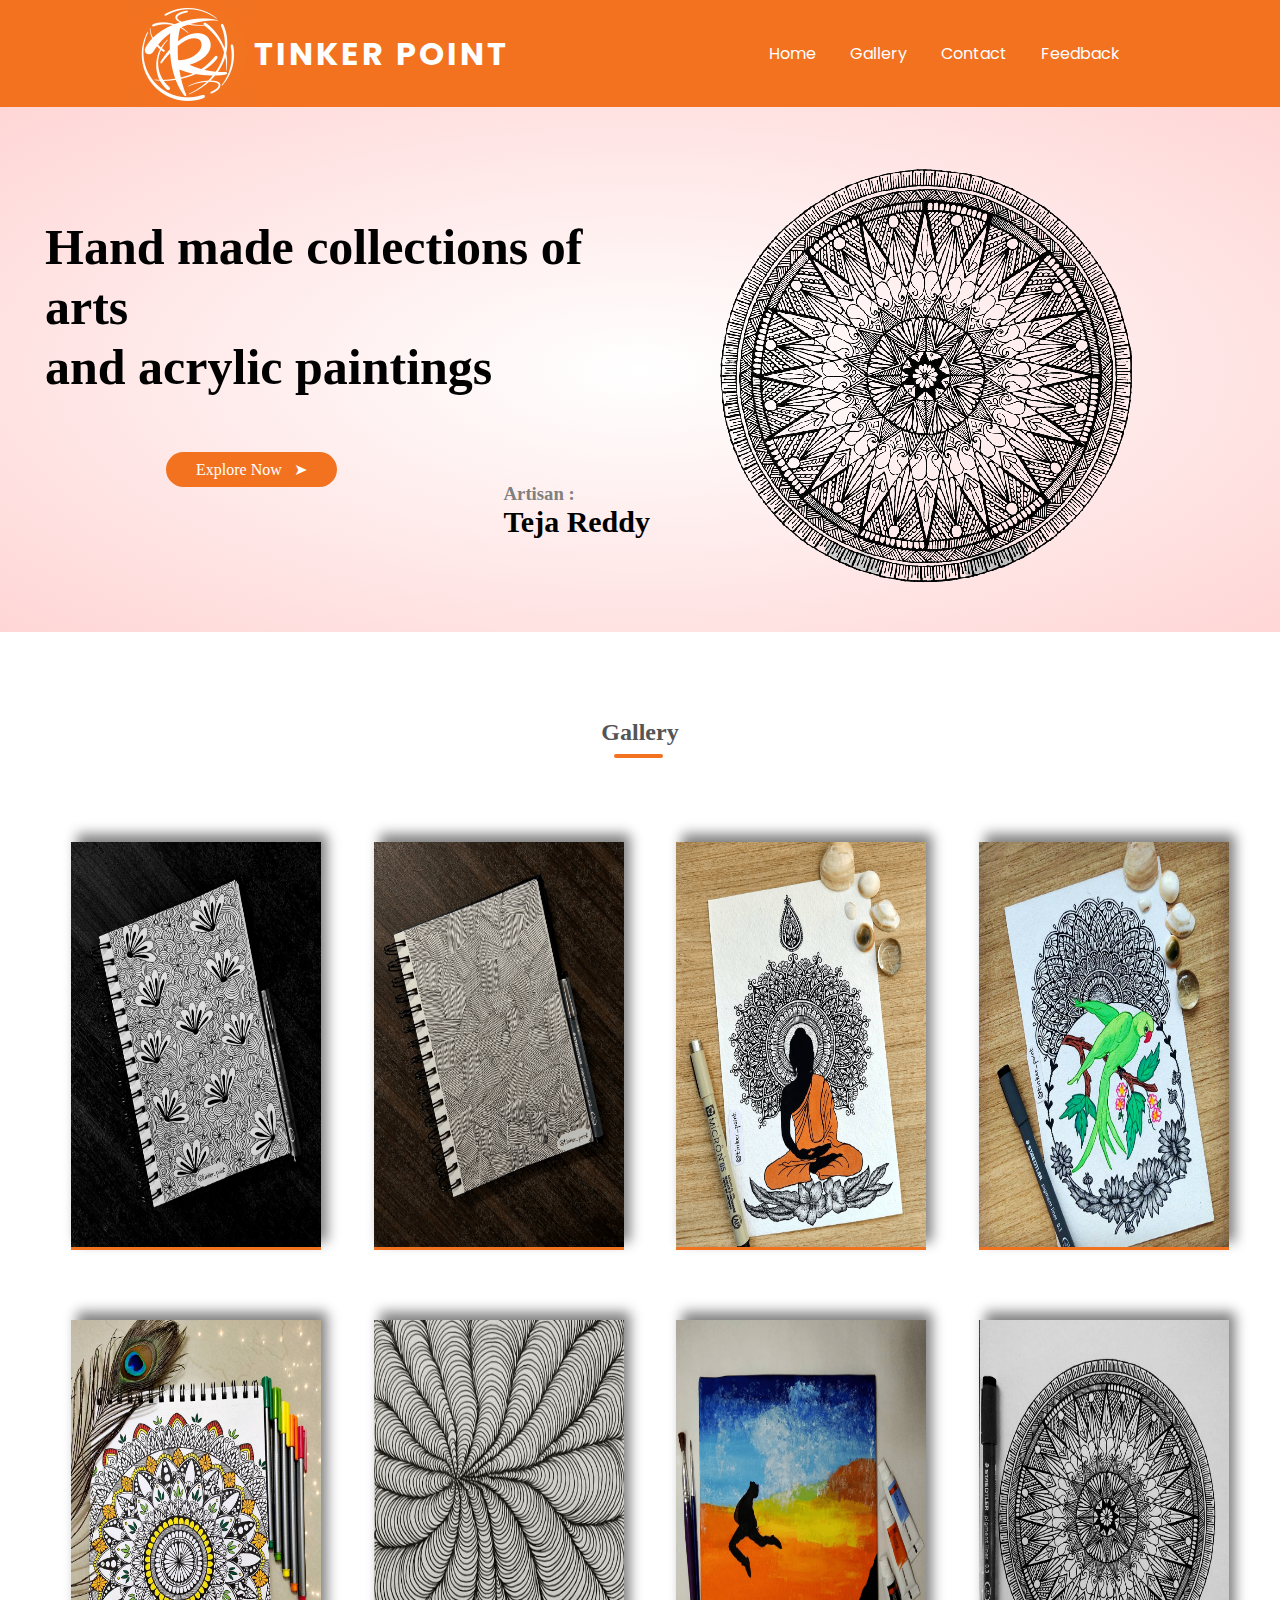
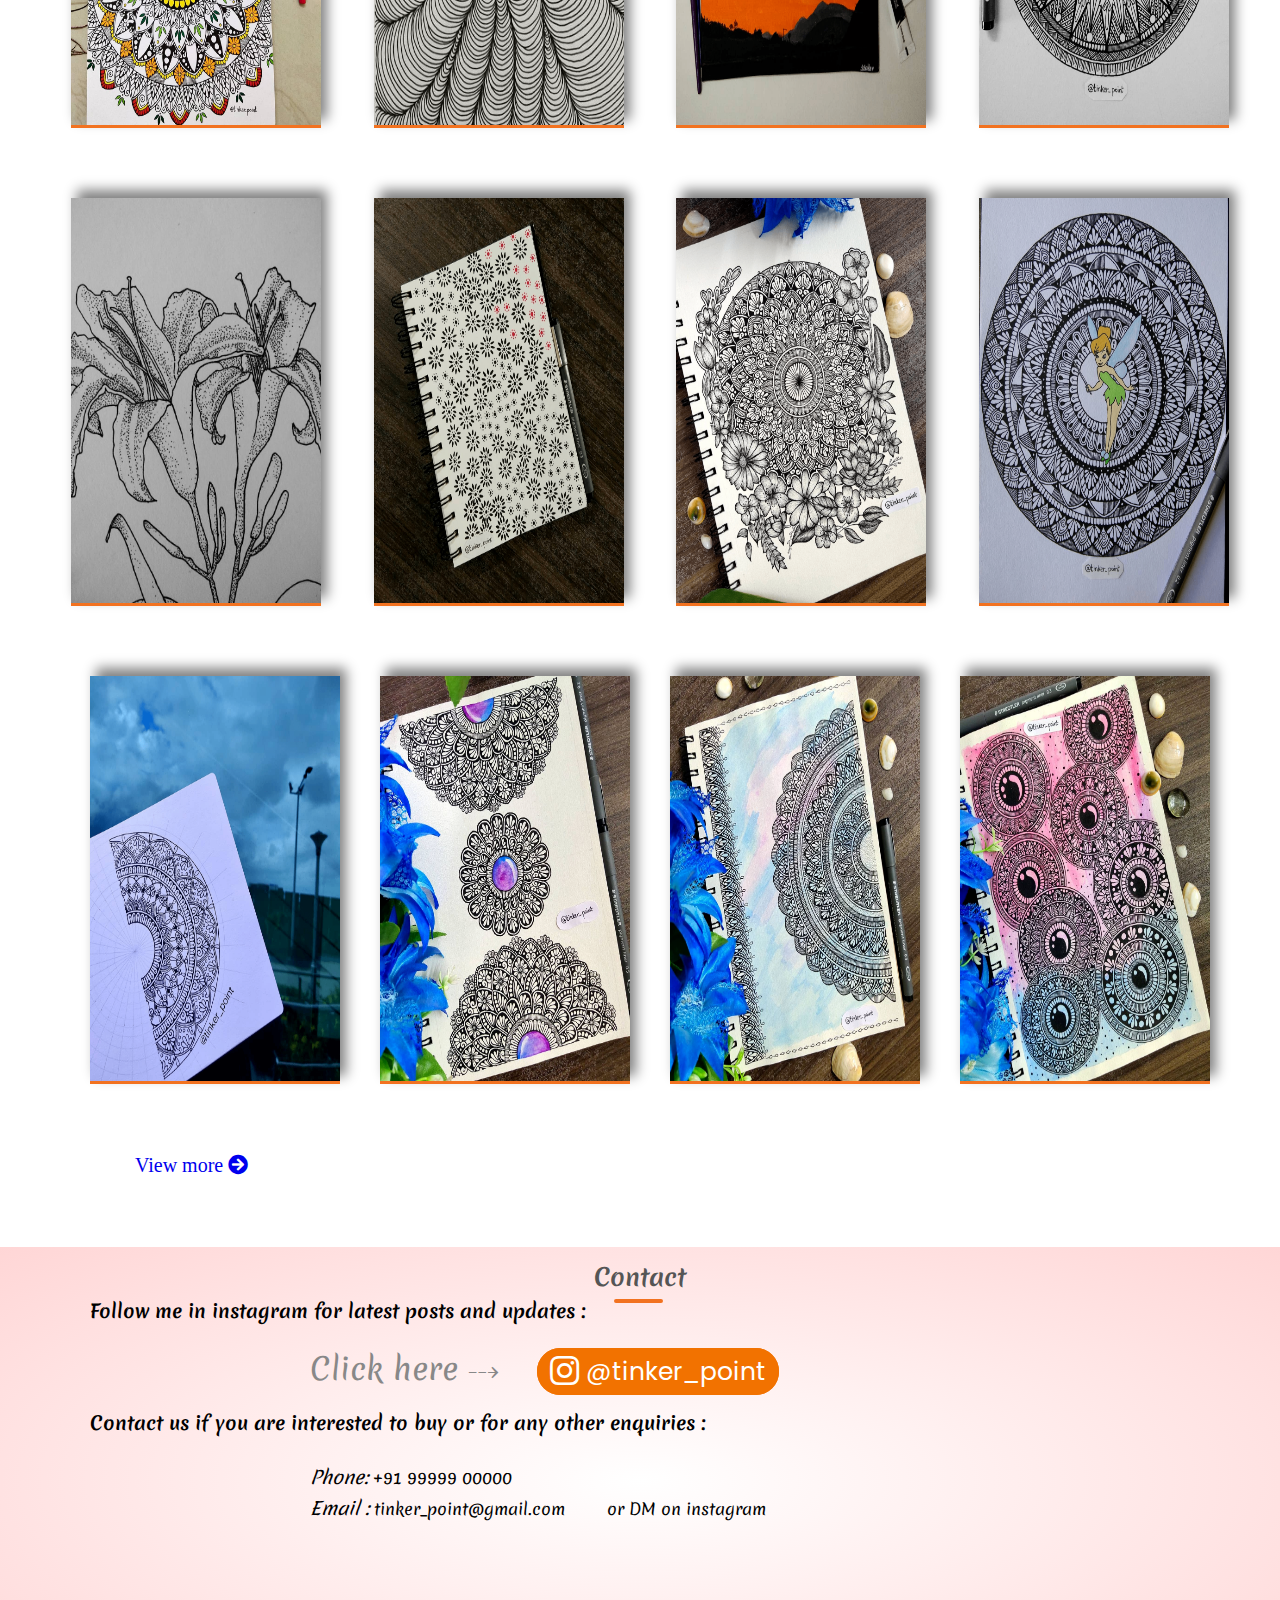
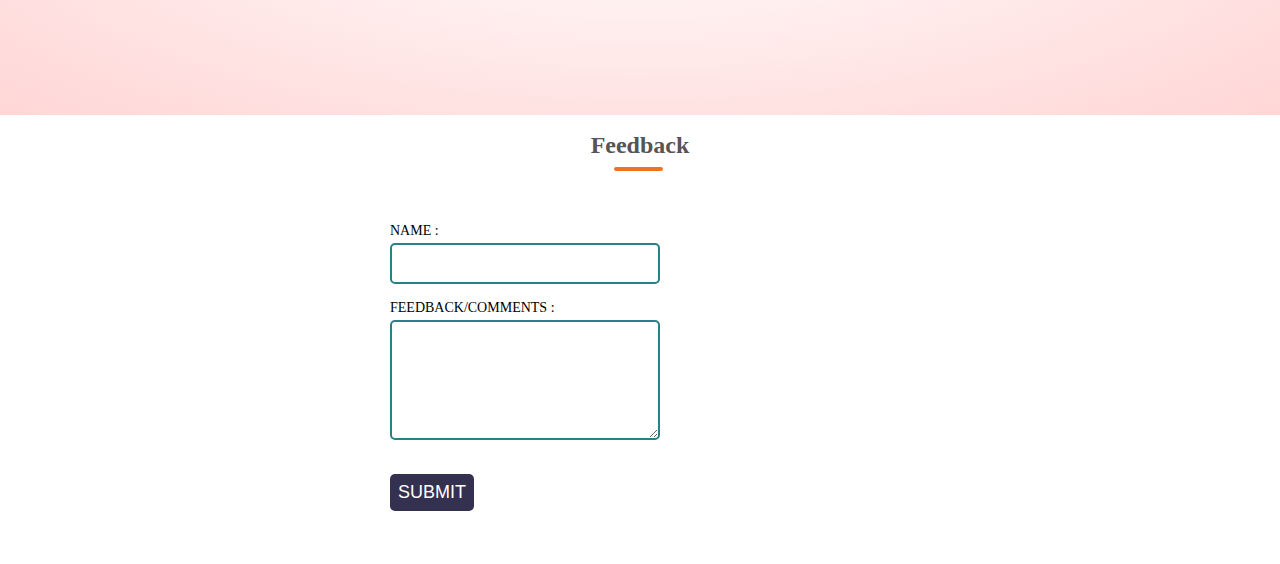
<file: Public/index.html>
<!DOCTYPE html>
<html lang="en" dir="ltr">
  <head>
    <meta charset="utf-8">
    <link rel="stylesheet" href="style.css">
    <link rel="stylesheet" href="https://cdnjs.cloudflare.com/ajax/libs/font-awesome/5.15.1/css/all.min.css">
    <link href="https://fonts.googleapis.com/css2?family=Poppins:ital,wght@0,500;1,400&display=swap" rel="stylesheet">
    <link rel="preconnect" href="https://fonts.gstatic.com">
    <link href="https://fonts.googleapis.com/css2?family=Merienda&display=swap" rel="stylesheet">
    <title>TinkerPoint</title>
    <link rel="icon" href="../main_images/title_logo.png" type="image/png">

  </head>
  <body>


        <div class="header">
          <div class="logo">
            <img src="../main_images/Main_logo.png" alt="logo">
            <div class="title"><h1>Tinker Point</h1></div>
          </div>

          <div class="nav">
            <ul>
              <li><a href="#home">Home</a></li>
              <li><a href="#gallery">Gallery</a></li>
              <li><a href="#contact">Contact</a></li>
              <li><a href="#feedback">Feedback</a></li>
            </ul>
         </div>
        </div>
        <div class="bg_image">
        <div class="row">
          <div class="col-2">
            <h1>Hand made collections of arts <br>and acrylic paintings</h1>
            <h3>Artisan : <br><span>Teja Reddy</span></h3>
            <p><a class="btn" href="#gallery">Explore Now &nbsp &#10148;</a></p>
          </div>
          <div class="col-2">
            <img src="../main_images/header_image1.png" alt="mandala">
          </div>
        </div>
      </div>
      <!----- gallery section---->
      <div class="gallery" id="gallery">
        <h2 class="subhead">Gallery</h2>
        <div class="smallContainer">

          <div class="row">
            <div class="col-3">
              <img src="../images/FastSave_8.png" alt="">
            </div>
            <div class="col-3">
              <img src="../images/FastSave_11.png" alt="">
            </div>
            <div class="col-3">
              <img src="../images/FastSave_104.png" alt="">
            </div>
            <div class="col-3">
              <img src="../images/FastSave_108.png" alt="">
            </div>
          </div>
        </div>
        <div class="smallContainer">

          <div class="row">
            <div class="col-3">
              <img src="../images/FastSave_5.png" alt="">
            </div>
            <div class="col-3">
              <img src="../images/FastSave_6.png" alt="">
            </div>
            <div class="col-3">
              <img src="../images/FastSave_14.png" alt="">
            </div>
            <div class="col-3">
              <img src="../images/FastSave_1.png" alt="">
            </div>
          </div>
        </div>
        <div class="smallContainer">

          <div class="row">
            <div class="col-3">
              <img src="../images/FastSave_9.png" alt="">
            </div>
            <div class="col-3">
              <img src="../images/FastSave_10.png" alt="">
            </div>
            <div class="col-3">
              <img src="../images/FastSave_35.png" alt="">
            </div>
            <div class="col-3">
              <img src="../images/FastSave_75.png" alt="">
            </div>
          </div>
          <div class="smallContainer">

            <div class="row">
              <div class="col-3">
                <img src="../images/FastSave_13.png" alt="">
              </div>
              <div class="col-3">
                <img src="../images/FastSave_51.png" alt="">
              </div>
              <div class="col-3">
                <img src="../images/FastSave_85.png" alt="">
              </div>
              <div class="col-3">
                <img src="../images/FastSave_100.png" alt="">
              </div>
            </div>
          </div>
        </div>
        <a href="gallery.html" target="_blank" class="viewmore">&nbsp;View more <i class="fas fa-arrow-circle-right"></i></a>
      </div>
      <!-----Contact----->
      <div class="contactSection" id="contact">
        <h2 class="subhead">Contact</h2>
        <div class="follow">

          <h3>Follow me in instagram for latest posts and updates :</h3>
          <br>
          <span class="blink">Click here &rBarr;</span>
         <a href="https://www.instagram.com/tinker_point/" target="_blank" class="instabtn"><i class="fab fa-instagram fa-lg"></i> @tinker_point</a>
        </div>
        <div class="footer-col">
          <h3>Contact us if you are interested to buy or for any other enquiries :</h3>
          <br>
          <p><span>Phone:</span> +91 99999 00000</p>
          <p><span>Email :</span> tinker_point@gmail.com &emsp;&emsp; or DM on instagram</p>

        </div>
      </div>
      <!------feedback------>
      <div class="feedbackSection" id="feedback">
        <h2 class="subhead extra">Feedback</h2>
        <form class="comments" action="index.html" method="post">
          <label for="Name">Name :</label>
          <input type="text" id="Name" value="">
          <label for="Message">Feedback/Comments :</label>
          <textarea name="name" id="Message" rows="5" cols="30"></textarea><br>
          <input type="submit" value="Submit" id="sendBtn">


        </form>
      </div>

  <!----<script src="../src/index.js" type="text/jsx"></script>-->
  </body>
</html>
</file>
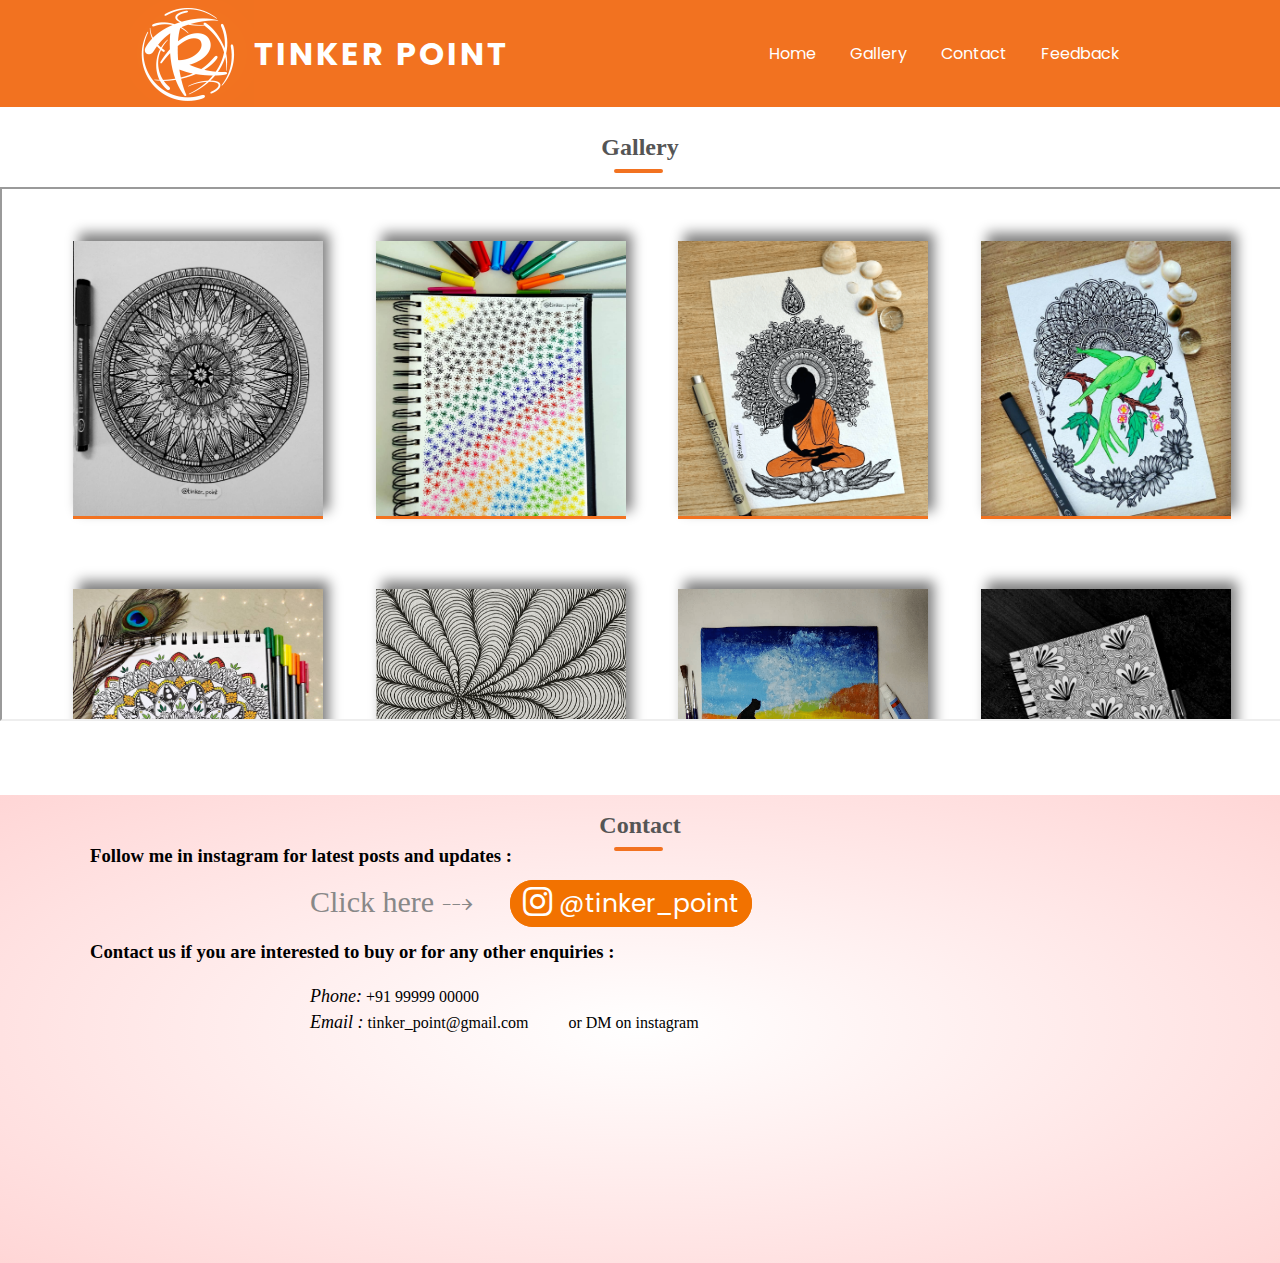
<file: Public/gallery.html>
<!DOCTYPE html>
<html lang="en" dir="ltr">
  <head>
    <meta charset="utf-8">
    <link rel="stylesheet" href="style.css">
    <link rel="stylesheet" href="https://cdnjs.cloudflare.com/ajax/libs/font-awesome/5.15.1/css/all.min.css">
    <link href="https://fonts.googleapis.com/css2?family=Poppins:ital,wght@0,500;1,400&display=swap" rel="stylesheet">
    <title>TinkerPoint</title>
    <link rel="icon" href="../main_images/title_logo.png" type="image/png">
    <style>
      iframe{padding-top:30px;}
      .gallery{margin-top:10px;}
      .gallery h2{margin-bottom:10px;}
    </style>

  </head>
  <body>


        <div class="header">
          <div class="logo">
            <img src="../main_images/Main_logo.png" alt="logo">
            <div class="title"><h1>Tinker Point</h1></div>
          </div>

          <div class="nav">
            <ul>
              <li><a href="index.html">Home</a></li>
              <li><a href="#gallery">Gallery</a></li>
              <li><a href="#contact">Contact</a></li>
              <li><a href="#feedback">Feedback</a></li>
            </ul>
         </div>
        </div>
  <!----- gallery section---->
      <div class="gallery" id="gallery">
        <h2 class="subhead">Gallery</h2>
        <iframe src="iframe.html" width="100%" height="500px"></iframe>

      </div>
      <!-----Contact----->
      <div class="contactSection" id="contact">
        <h2 class="subhead">Contact</h2>
        <div class="follow">

          <h3>Follow me in instagram for latest posts and updates :</h3>
          <br>
          <span class="blink">Click here &rBarr;</span>
         <a href="https://www.instagram.com/tinker_point/" target="_blank" class="instabtn"><i class="fab fa-instagram fa-lg"></i> @tinker_point</a>
        </div>
        <div class="footer-col">
          <h3>Contact us if you are interested to buy or for any other enquiries :</h3>
          <br>
          <p><span>Phone:</span> +91 99999 00000</p>
          <p><span>Email :</span> tinker_point@gmail.com &emsp;&emsp; or DM on instagram</p>

        </div>
      </div>
      <!------feedback------>




  </body>
</html>
</file>
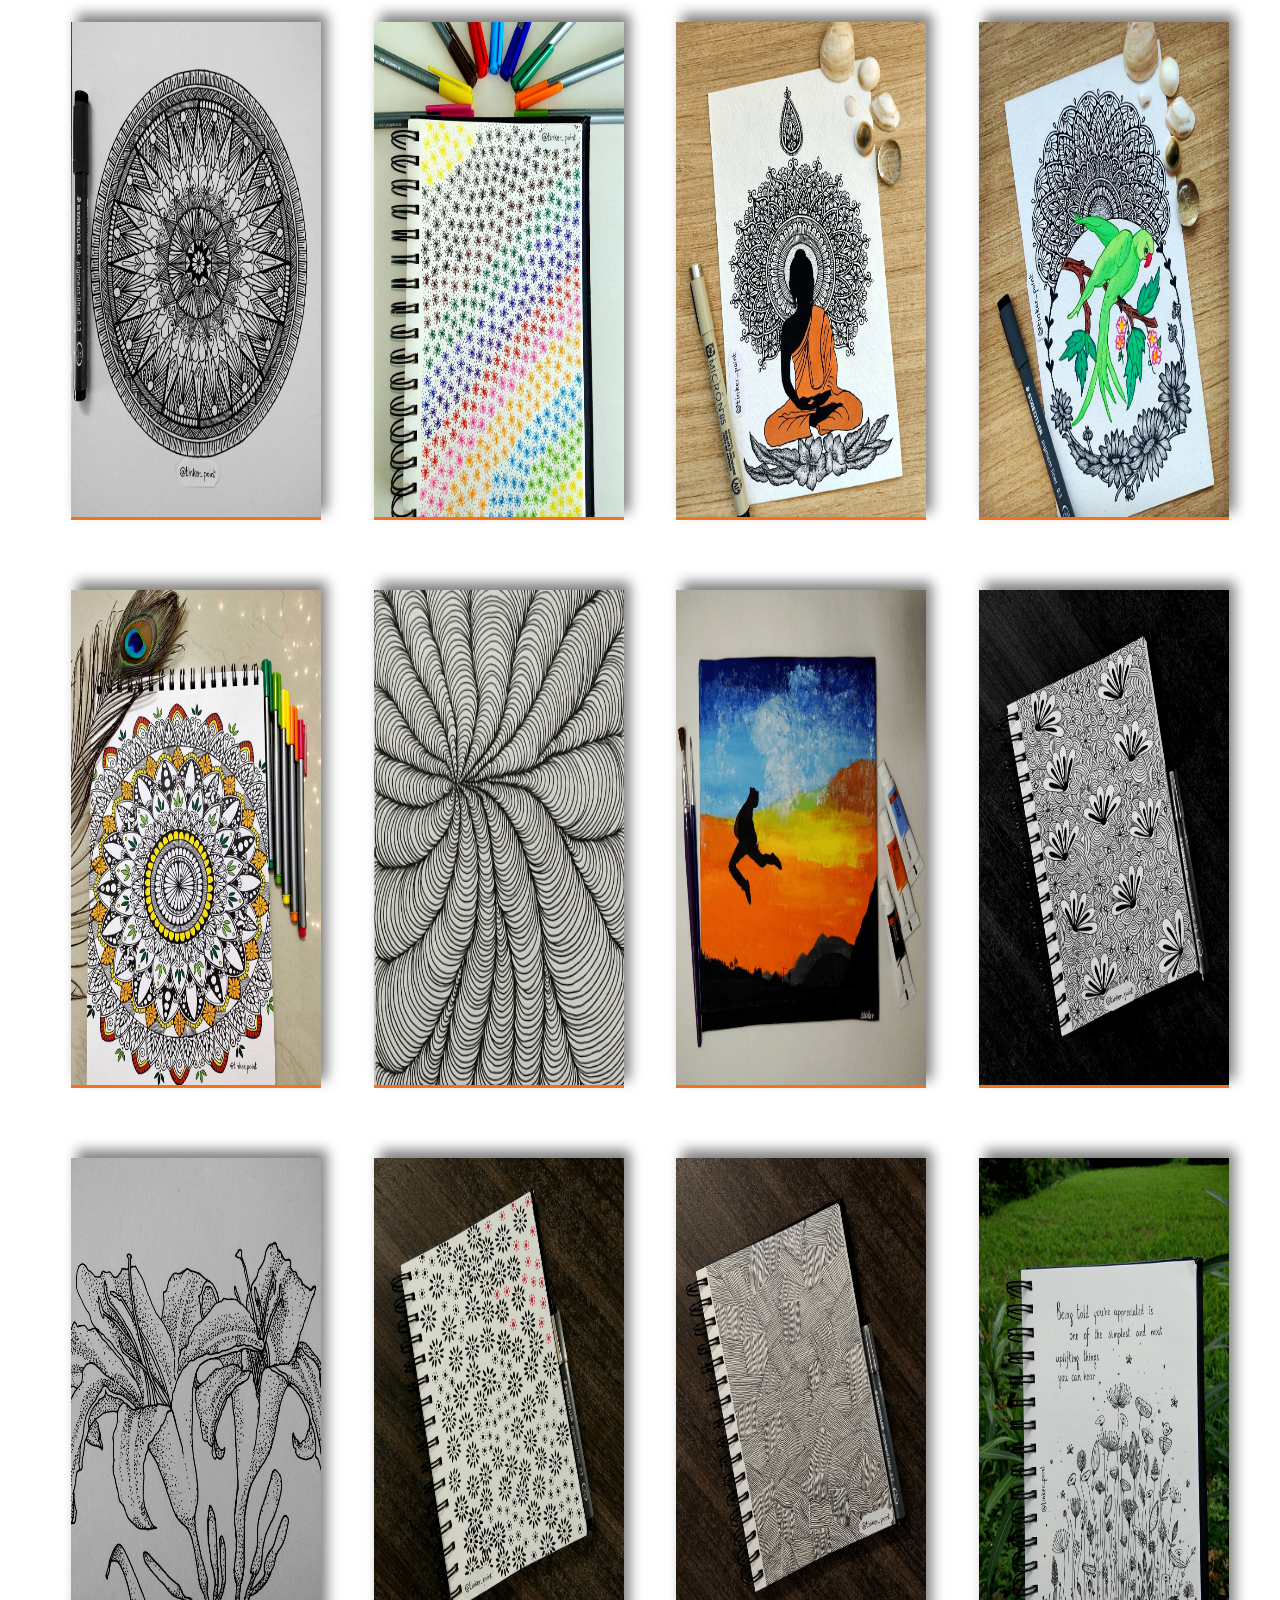
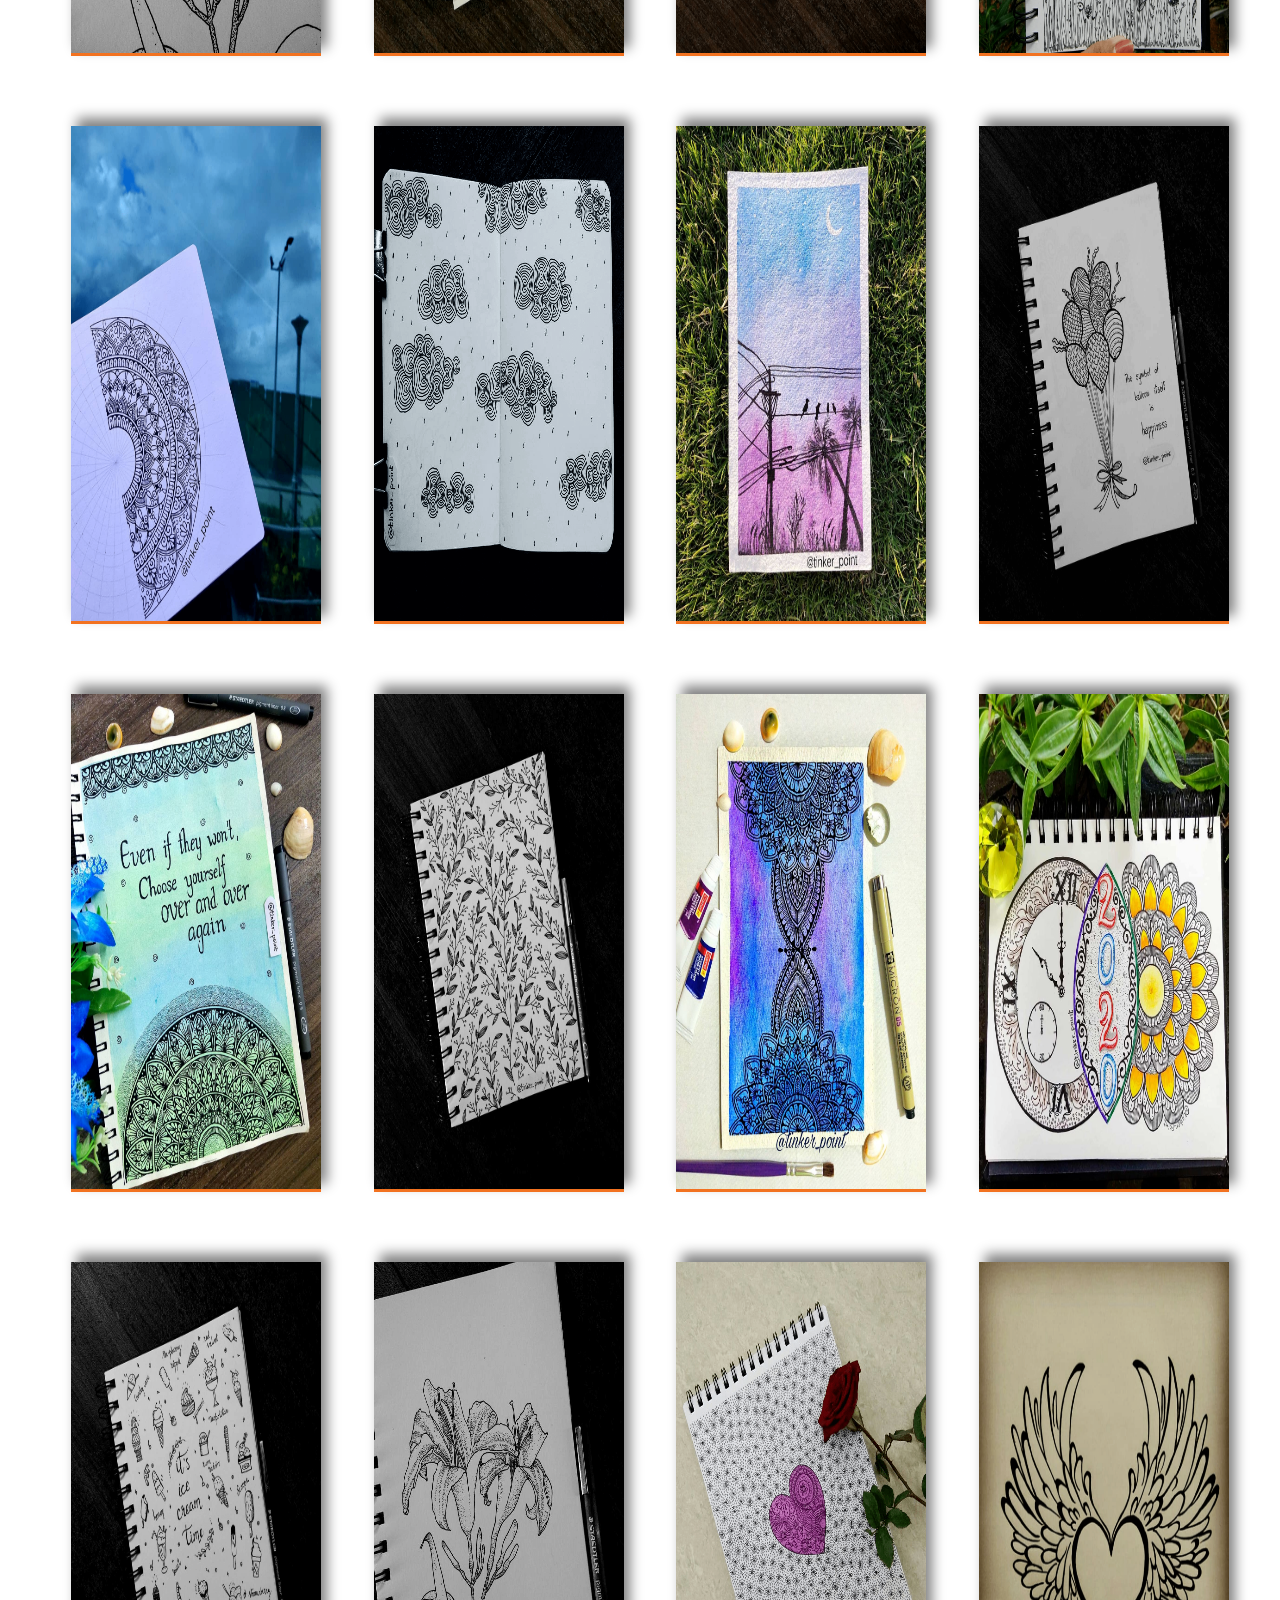
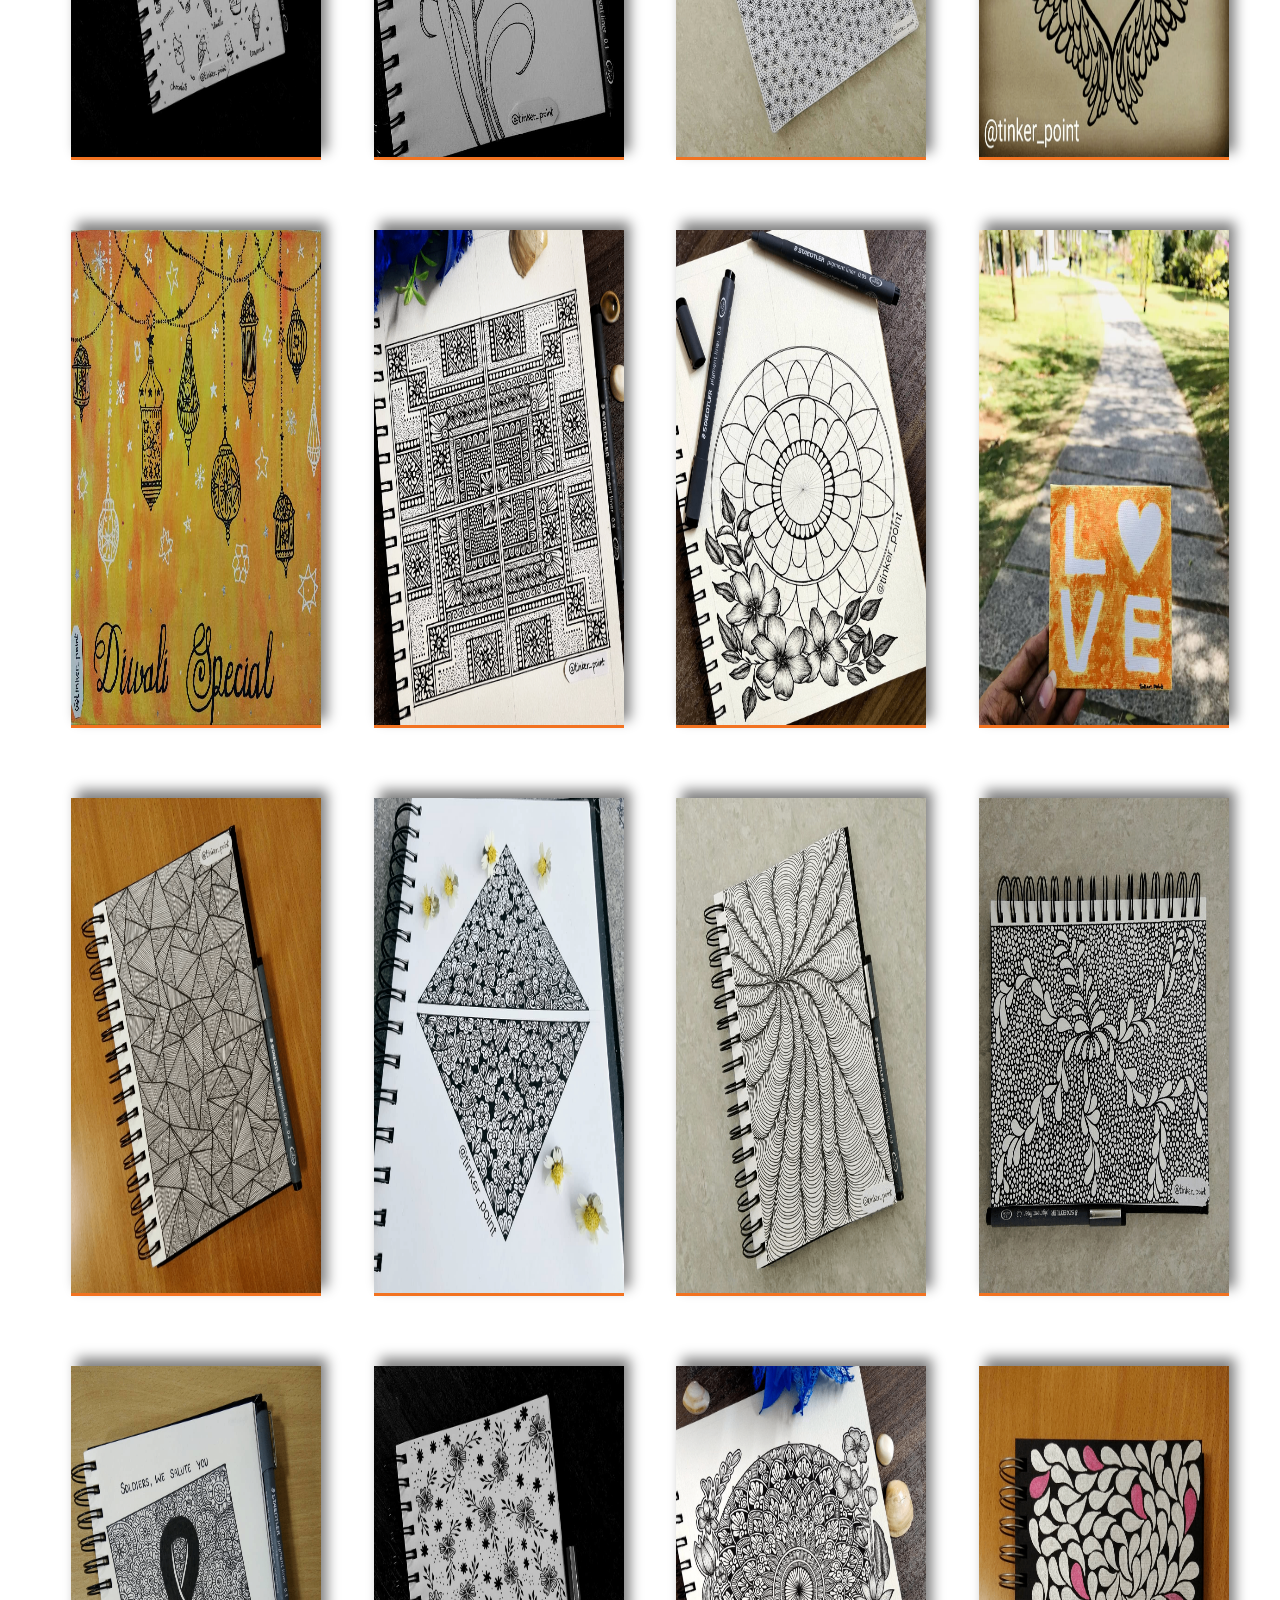
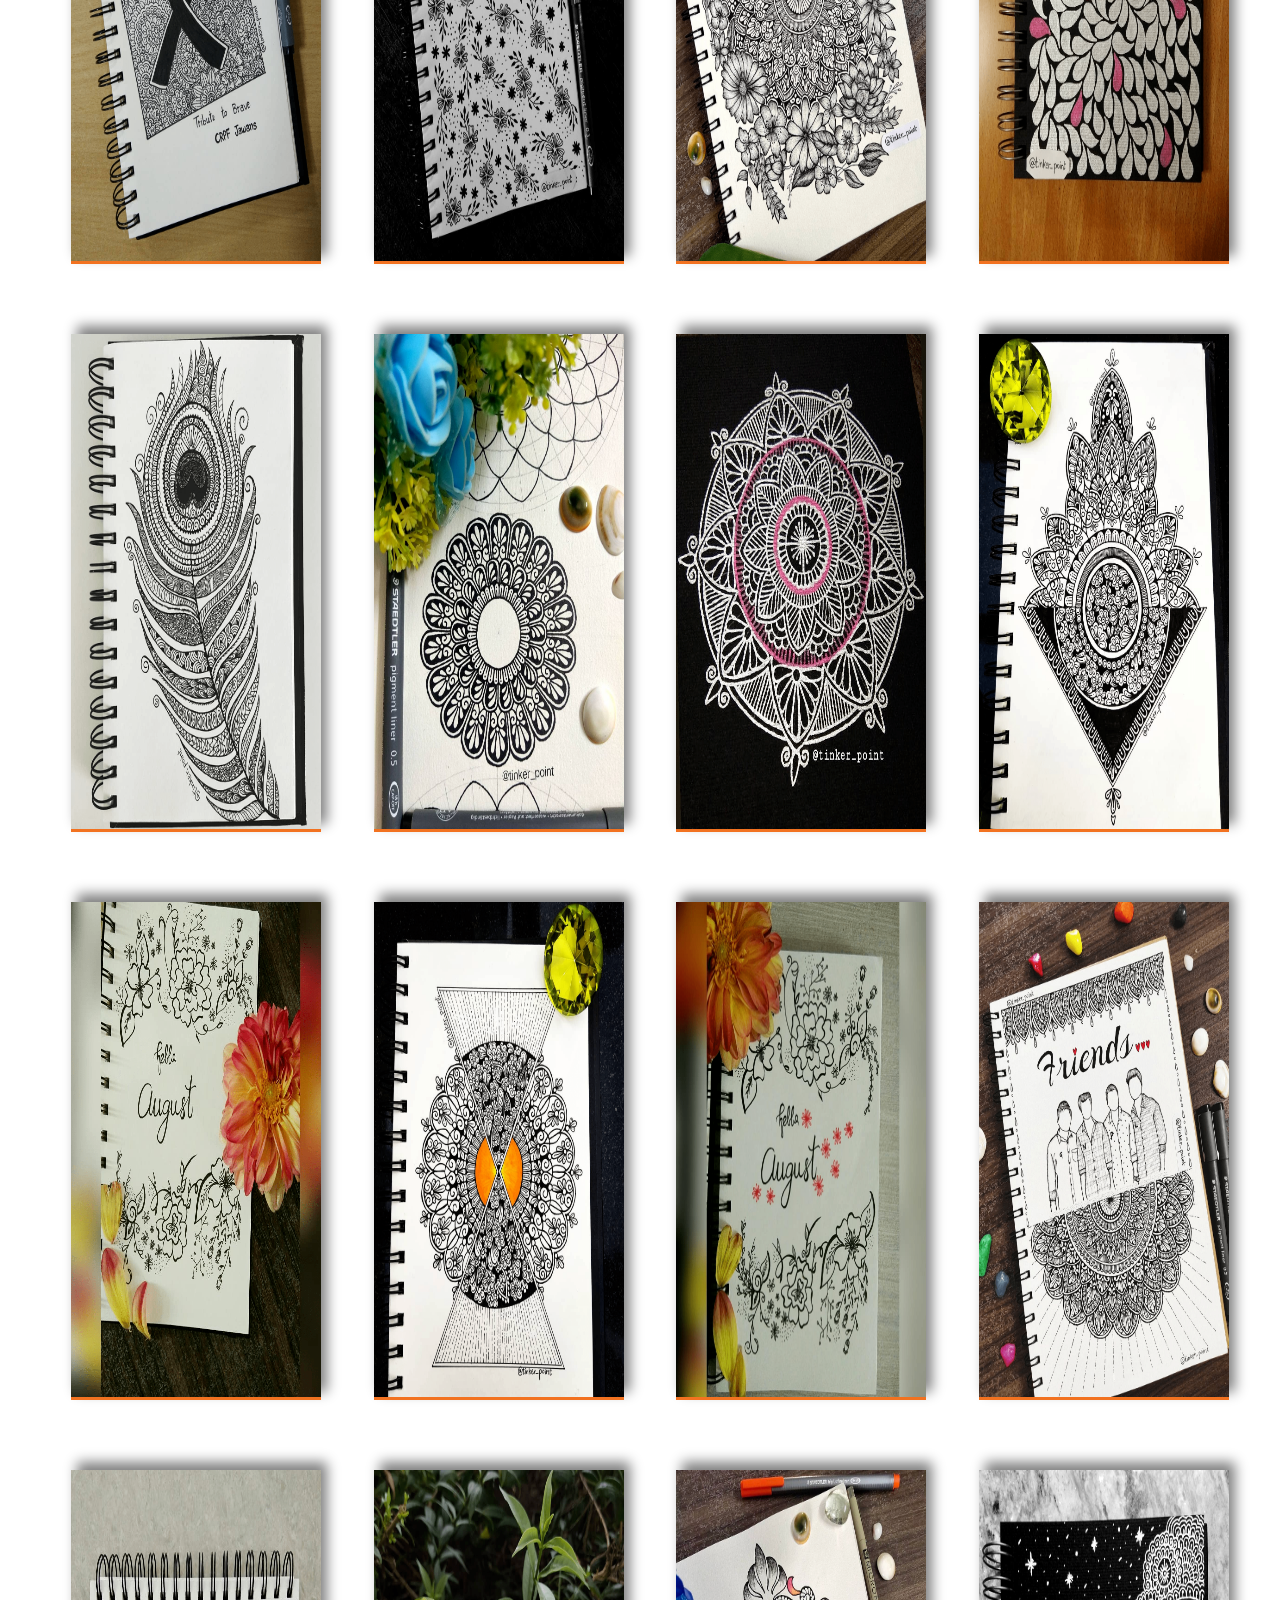
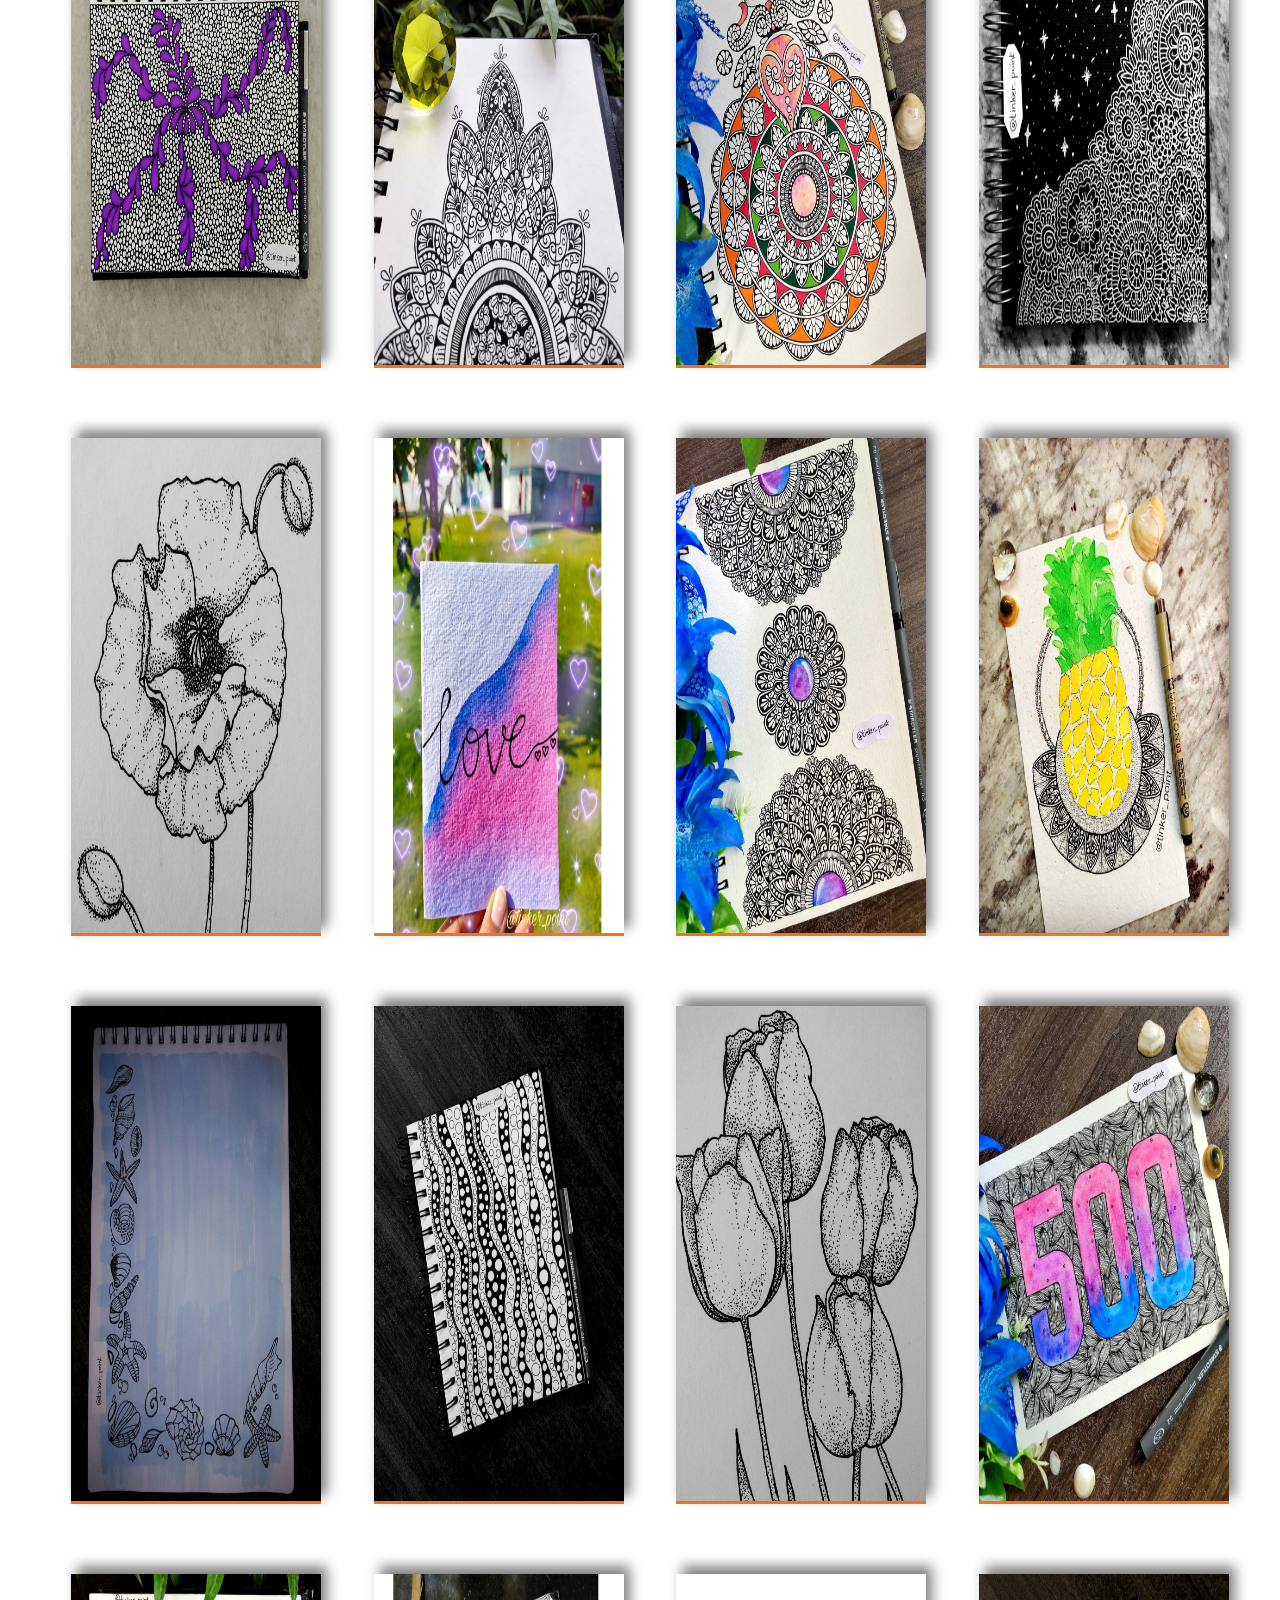
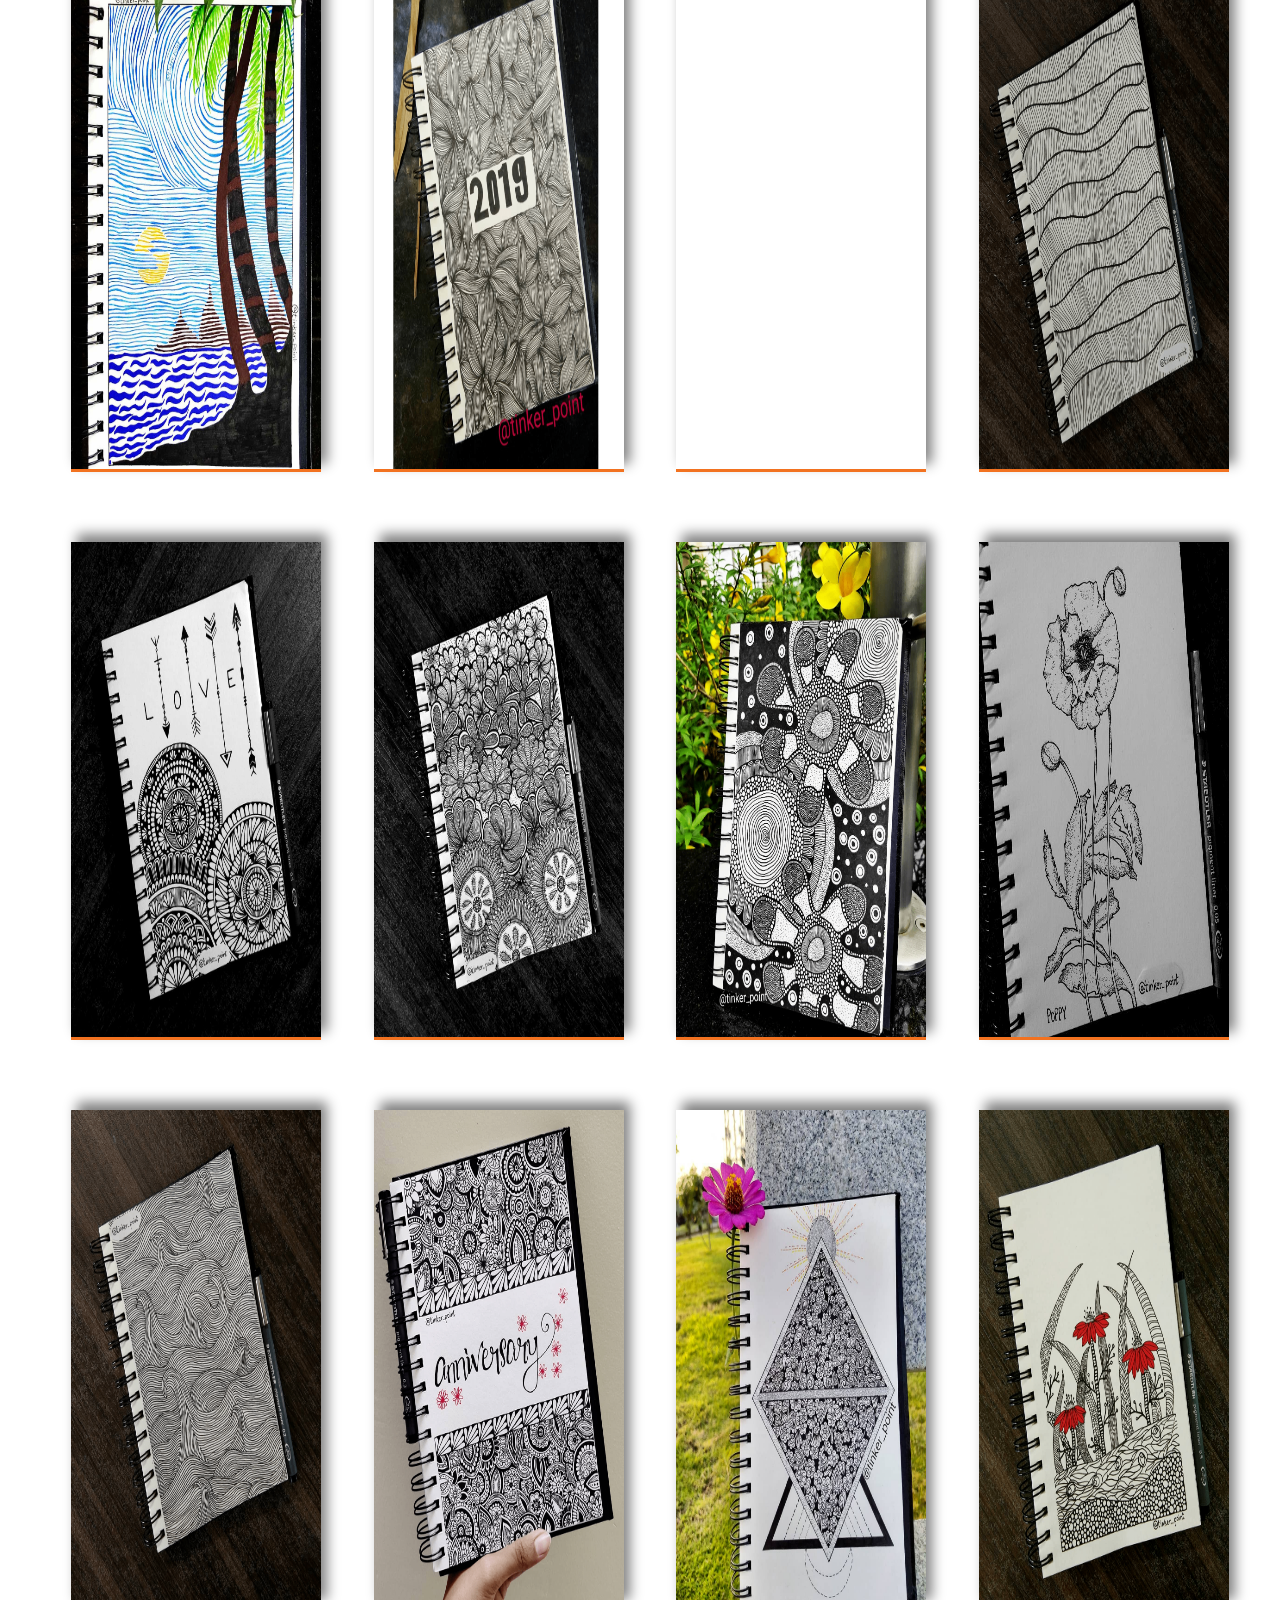
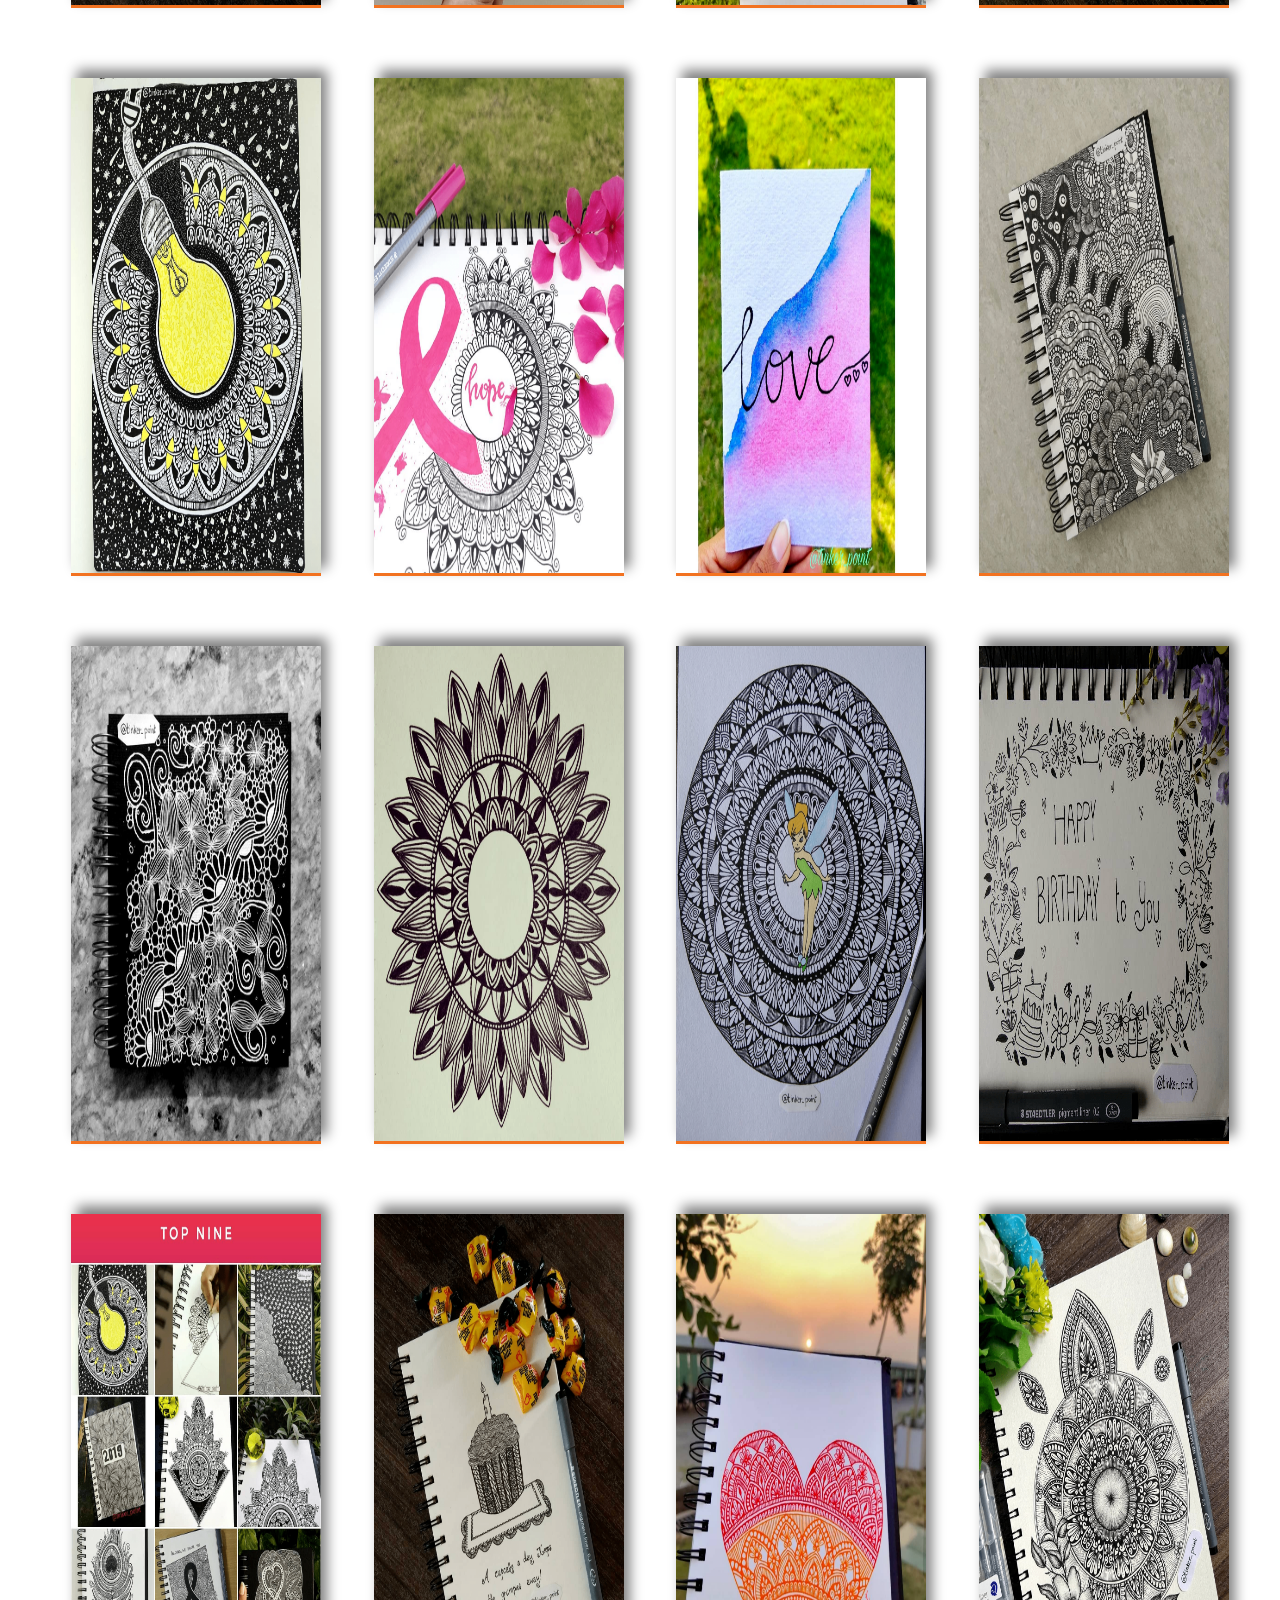
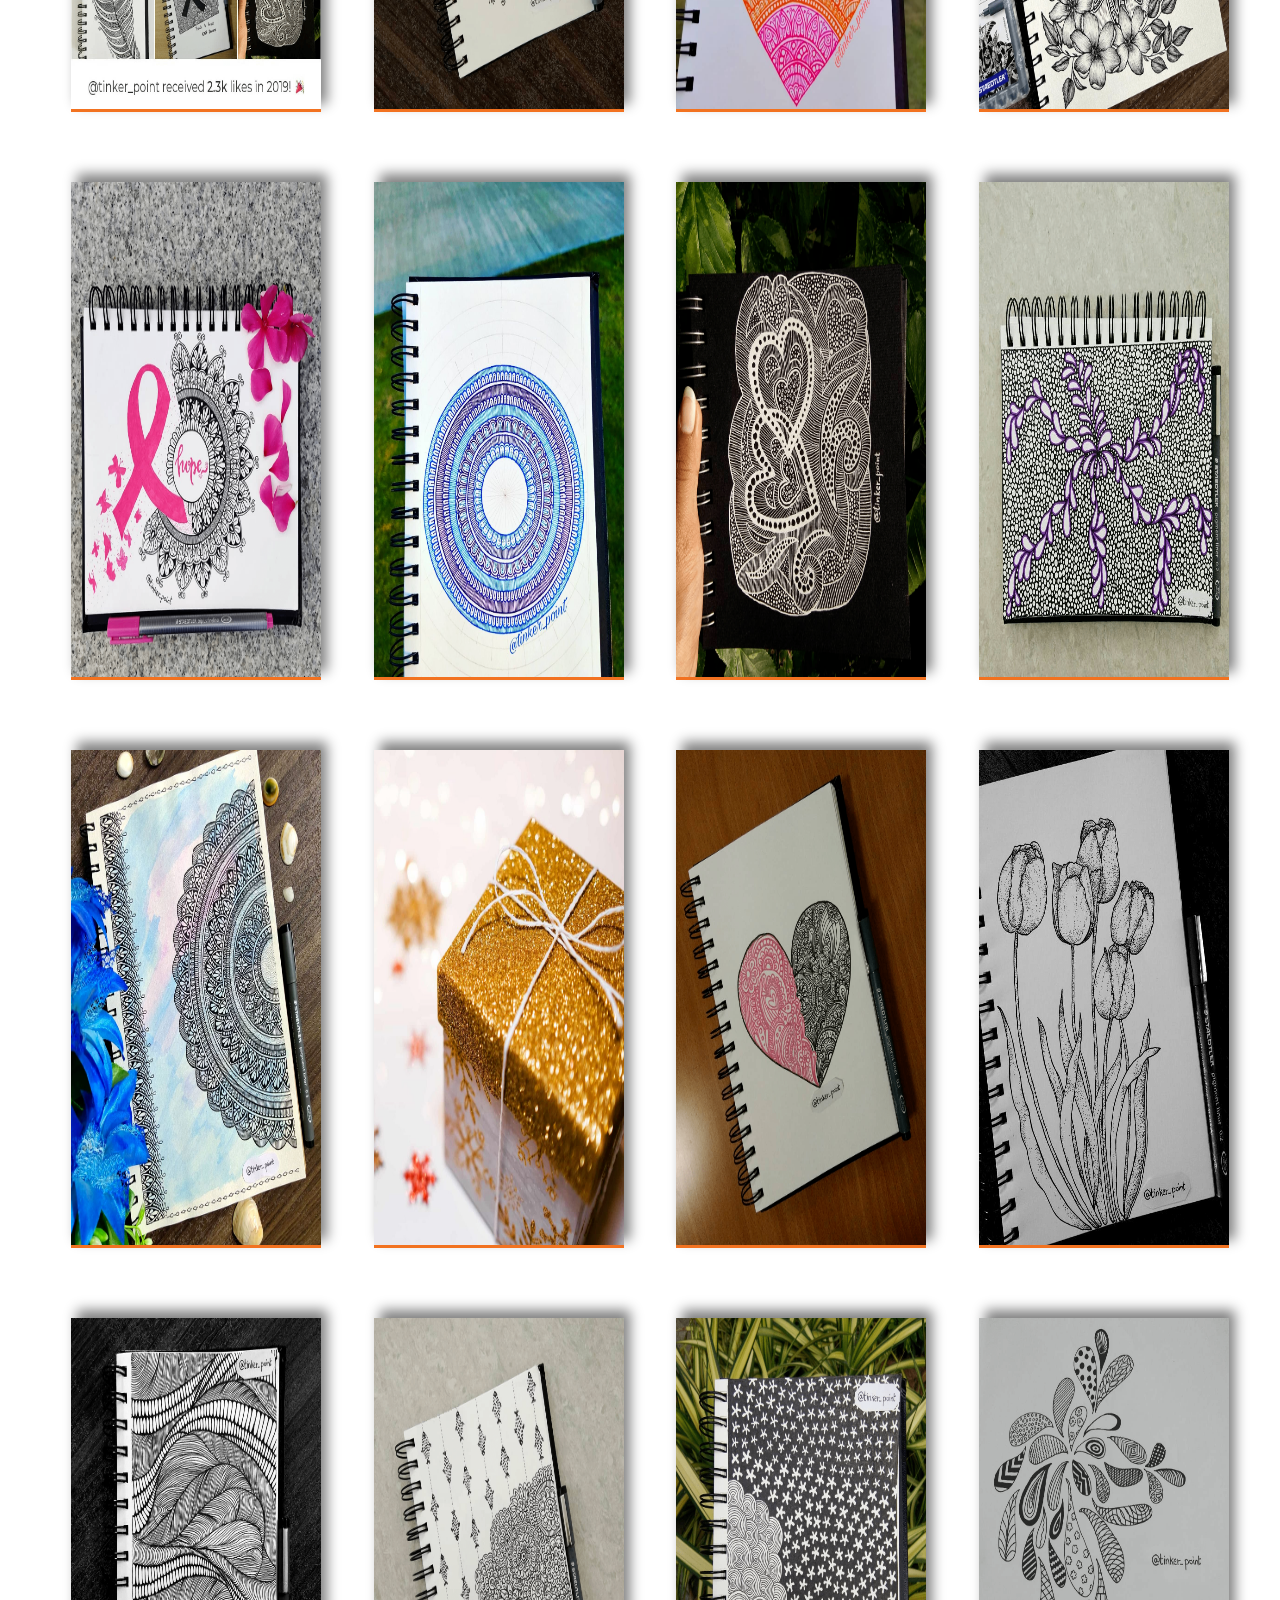
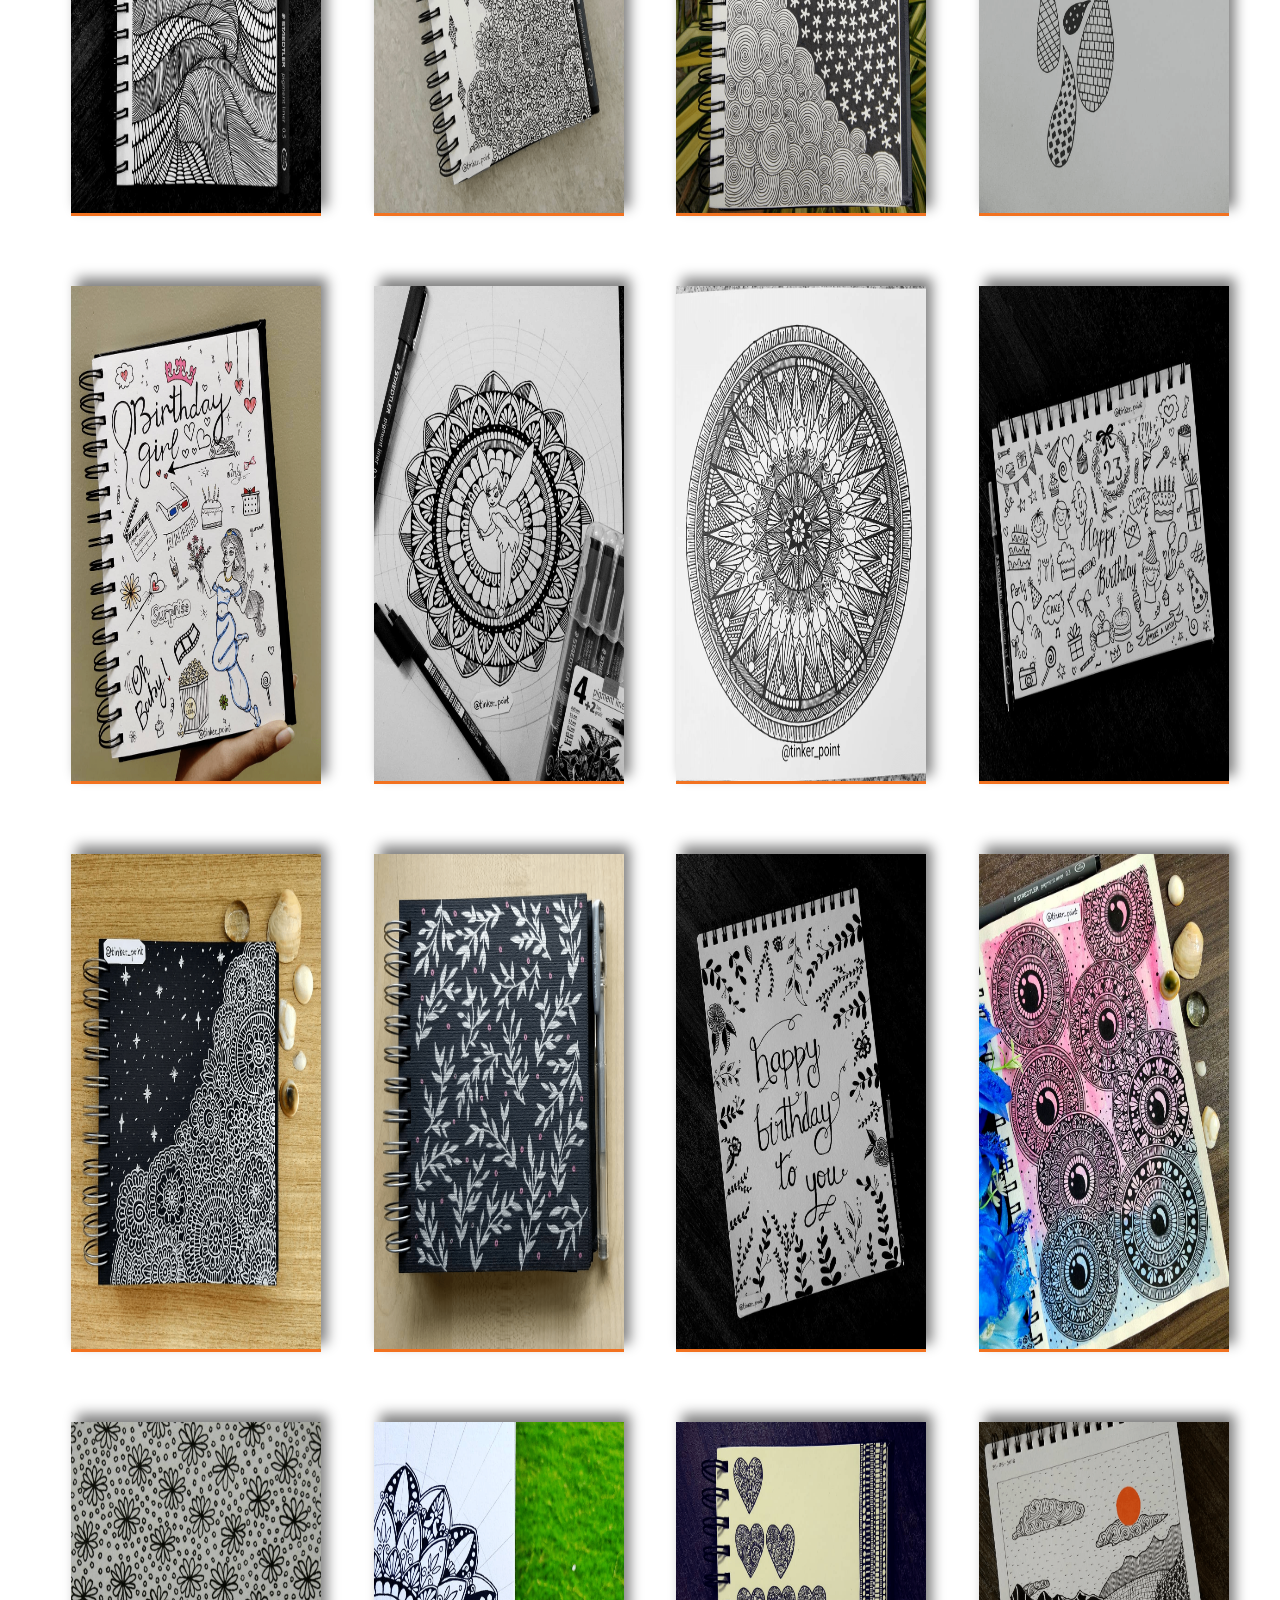
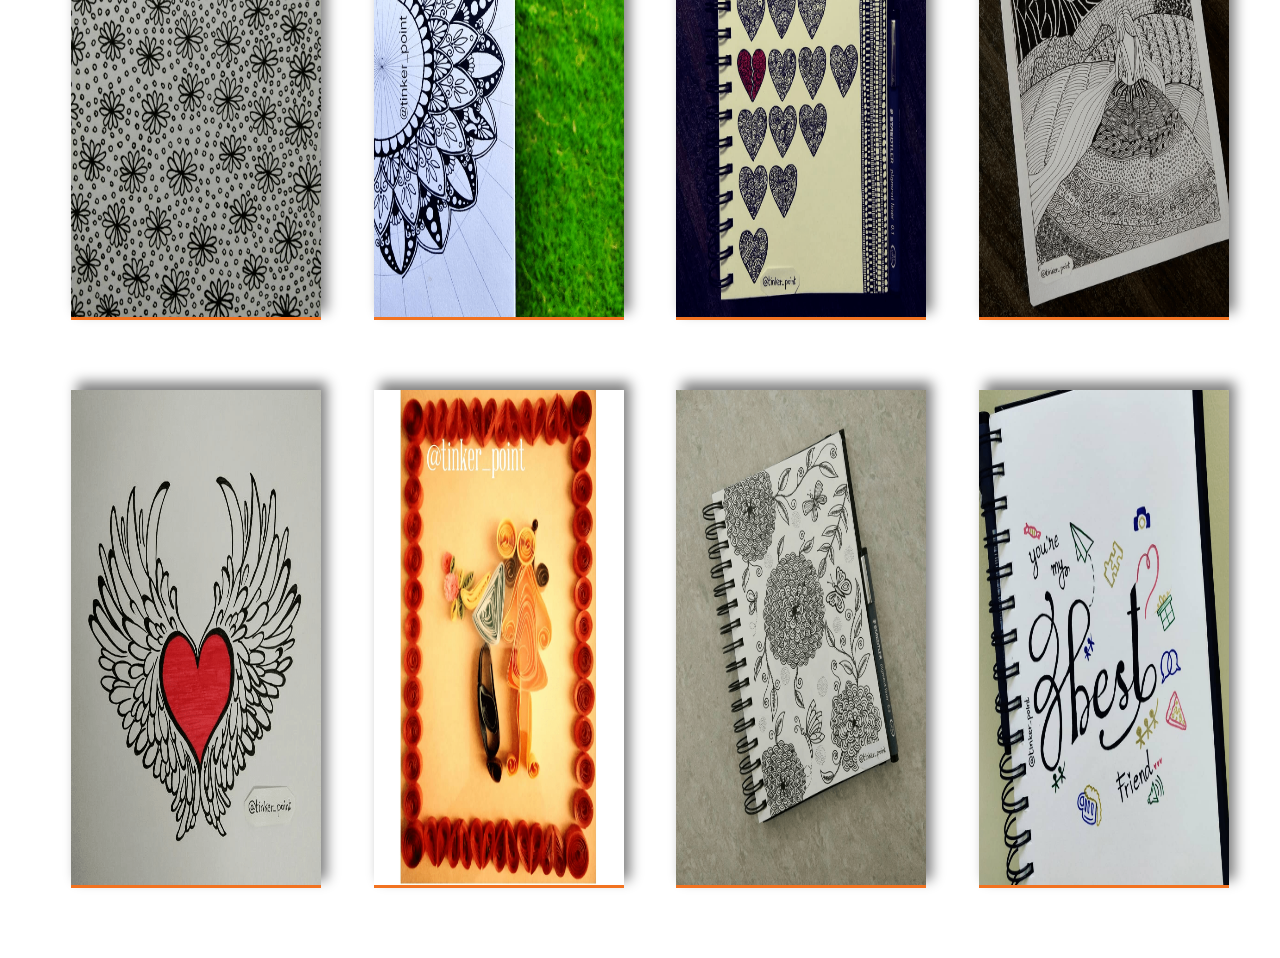
<file: Public/iframe.html>
<!DOCTYPE html>
<html lang="en" dir="ltr">
  <head>
    <meta charset="utf-8">
    <link rel="stylesheet" href="style.css">
    <link rel="stylesheet" href="https://cdnjs.cloudflare.com/ajax/libs/font-awesome/5.15.1/css/all.min.css">
    <link href="https://fonts.googleapis.com/css2?family=Poppins:ital,wght@0,500;1,400&display=swap" rel="stylesheet">
    <title>TinkerPoint</title>
    <link rel="icon" href="../images/title_logo.png" type="image/png">
    <style>

      .col-3{height:55vh;}

    </style>

  </head>
  <body>

<div class="smallContainer">

  <div class="row" style ="padding-top:22px;">
    <div class="col-3">
      <img src="../images/FastSave_1.png" alt="">
    </div>
    <div class="col-3">
      <img src="../images/FastSave_2.png" alt="">
    </div>
    <div class="col-3">
      <img src="../images/FastSave_104.png" alt="">
    </div>
    <div class="col-3">
      <img src="../images/FastSave_108.png" alt="">
    </div>
  </div>
</div>
<div class="smallContainer">

  <div class="row">
    <div class="col-3">
      <img src="../images/FastSave_5.png" alt="">
    </div>
    <div class="col-3">
      <img src="../images/FastSave_6.png" alt="">
    </div>
    <div class="col-3">
      <img src="../images/FastSave_14.png" alt="">
    </div>
    <div class="col-3">
      <img src="../images/FastSave_8.png" alt="">
    </div>
  </div>
</div>
<div class="smallContainer">

  <div class="row">
    <div class="col-3">
      <img src="../images/FastSave_9.png" alt="">
    </div>
    <div class="col-3">
      <img src="../images/FastSave_10.png" alt="">
    </div>
    <div class="col-3">
      <img src="../images/FastSave_11.png" alt="">
    </div>
    <div class="col-3">
      <img src="../images/FastSave_12.png" alt="">
    </div>
  </div>
</div>
<div class="smallContainer">

    <div class="row">
      <div class="col-3">
        <img src="../images/FastSave_13.png" alt="">
      </div>
      <div class="col-3">
        <img src="../images/FastSave_7.png" alt="">
      </div>
      <div class="col-3">
        <img src="../images/FastSave_15.png" alt="">
      </div>
      <div class="col-3">
        <img src="../images/FastSave_16.png" alt="">
      </div>
    </div>

</div>
<!--new thing-->
<div class="smallContainer">

  <div class="row">
    <div class="col-3">
      <img src="../images/FastSave_17.png" alt="">
    </div>
    <div class="col-3">
      <img src="../images/FastSave_109.png" alt="">
    </div>
    <div class="col-3">
      <img src="../images/FastSave_19.png" alt="">
    </div>
    <div class="col-3">
      <img src="../images/FastSave_20.png" alt="">
    </div>
  </div>
</div>
<div class="smallContainer">

  <div class="row">
    <div class="col-3">
      <img src="../images/FastSave_21.png" alt="">
    </div>
    <div class="col-3">
      <img src="../images/FastSave_22.png" alt="">
    </div>
    <div class="col-3">
      <img src="../images/FastSave_23.png" alt="">
    </div>
    <div class="col-3">
      <img src="../images/FastSave_24.png" alt="">
    </div>
  </div>
</div>
<div class="smallContainer">

  <div class="row">
    <div class="col-3">
      <img src="../images/FastSave_25.png" alt="">
    </div>
    <div class="col-3">
      <img src="../images/FastSave_26.png" alt="">
    </div>
    <div class="col-3">
      <img src="../images/FastSave_27.png" alt="">
    </div>
    <div class="col-3">
      <img src="../images/FastSave_28.png" alt="">
    </div>
  </div>
</div>
<div class="smallContainer">

  <div class="row">
    <div class="col-3">
      <img src="../images/FastSave_29.png" alt="">
    </div>
    <div class="col-3">
      <img src="../images/FastSave_30.png" alt="">
    </div>
    <div class="col-3">
      <img src="../images/FastSave_31.png" alt="">
    </div>
    <div class="col-3">
      <img src="../images/FastSave_32.png" alt="">
    </div>
  </div>
</div>
<div class="smallContainer">

  <div class="row">
    <div class="col-3">
      <img src="../images/FastSave_33.png" alt="">
    </div>
    <div class="col-3">
      <img src="../images/FastSave_34.png" alt="">
    </div>
    <div class="col-3">
      <img src="../images/FastSave_35.png" alt="">
    </div>
    <div class="col-3">
      <img src="../images/FastSave_36.png" alt="">
    </div>
  </div>
</div>
<div class="smallContainer">

  <div class="row">
    <div class="col-3">
      <img src="../images/FastSave_37.png" alt="">
    </div>
    <div class="col-3">
      <img src="../images/FastSave_38.png" alt="">
    </div>
    <div class="col-3">
      <img src="../images/FastSave_39.png" alt="">
    </div>
    <div class="col-3">
      <img src="../images/FastSave_40.png" alt="">
    </div>
  </div>
</div>
<div class="smallContainer">

<div class="row">
  <div class="col-3">
    <img src="../images/FastSave_41.png" alt="">
  </div>
  <div class="col-3">
    <img src="../images/FastSave_42.png" alt="">
  </div>
  <div class="col-3">
    <img src="../images/FastSave_43.png" alt="">
  </div>
  <div class="col-3">
    <img src="../images/FastSave_44.png" alt="">
  </div>
</div>
</div>
<div class="smallContainer">

<div class="row">
  <div class="col-3">
    <img src="../images/FastSave_45.png" alt="">
  </div>
  <div class="col-3">
    <img src="../images/FastSave_46.png" alt="">
  </div>
  <div class="col-3">
    <img src="../images/FastSave_47.png" alt="">
  </div>
  <div class="col-3">
    <img src="../images/FastSave_48.png" alt="">
  </div>
</div>
</div>
<div class="smallContainer">

<div class="row">
  <div class="col-3">
    <img src="../images/FastSave_49.png" alt="">
  </div>
  <div class="col-3">
    <img src="../images/FastSave_50.png" alt="">
  </div>
  <div class="col-3">
    <img src="../images/FastSave_51.png" alt="">
  </div>
  <div class="col-3">
    <img src="../images/FastSave_52.png" alt="">
  </div>
</div>
</div>
<div class="smallContainer">

  <div class="row">
    <div class="col-3">
      <img src="../images/FastSave_53.png" alt="">
    </div>
    <div class="col-3">
      <img src="../images/FastSave_54.png" alt="">
    </div>
    <div class="col-3">
      <img src="../images/FastSave_55.png" alt="">
    </div>
    <div class="col-3">
      <img src="../images/FastSave_110.png" alt="">
    </div>
  </div>

</div>
<!--new thing-->
<div class="smallContainer">

<div class="row">
  <div class="col-3">
    <img src="../images/FastSave_57.png" alt="">
  </div>
  <div class="col-3">
    <img src="../images/FastSave_58.png" alt="">
  </div>
  <div class="col-3"
    <img src="../images/FastSave_59.png" alt="text">
  </div>
  <div class="col-3">
    <img src="../images/FastSave_60.png" alt="">
  </div>
</div>
</div>
<div class="smallContainer">

<div class="row">
  <div class="col-3">
    <img src="../images/FastSave_61.png" alt="">
  </div>
  <div class="col-3">
    <img src="../images/FastSave_62.png" alt="">
  </div>
  <div class="col-3">
    <img src="../images/FastSave_63.png" alt="">
  </div>
  <div class="col-3">
    <img src="../images/FastSave_64.png" alt="">
  </div>
</div>
</div>
<div class="smallContainer">

<div class="row">
  <div class="col-3">
    <img src="../images/FastSave_65.png" alt="" >
  </div>
  <div class="col-3">
    <img src="../images/FastSave_66.png" alt="">
  </div>
  <div class="col-3">
    <img src="../images/FastSave_67.png" alt="">
  </div>
  <div class="col-3">
    <img src="../images/FastSave_68.png" alt="">
  </div>
</div>
</div>
<div class="smallContainer">

<div class="row">
  <div class="col-3">
    <img src="../images/FastSave_69.png" alt="">
  </div>
  <div class="col-3">
    <img src="../images/FastSave_70.png" alt="">
  </div>
  <div class="col-3">
    <img src="../images/FastSave_71.png" alt="">
  </div>
  <div class="col-3">
    <img src="../images/FastSave_72.png" alt="">
  </div>
</div>
</div>
<div class="smallContainer">

<div class="row">
  <div class="col-3">
    <img src="../images/FastSave_73.png" alt="">
  </div>
  <div class="col-3">
    <img src="../images/FastSave_74.png" alt="">
  </div>
  <div class="col-3">
    <img src="../images/FastSave_75.png" alt="">
  </div>
  <div class="col-3">
    <img src="../images/FastSave_76.png" alt="">
  </div>
</div>
</div>
<div class="smallContainer">

<div class="row">
  <div class="col-3">
    <img src="../images/FastSave_77.png" alt="">
  </div>
  <div class="col-3">
    <img src="../images/FastSave_78.png" alt="">
  </div>
  <div class="col-3">
    <img src="../images/FastSave_79.png" alt="">
  </div>
  <div class="col-3">
    <img src="../images/FastSave_80.png" alt="">
  </div>
</div>
</div>

<div class="smallContainer">

<div class="row">
  <div class="col-3">
    <img src="../images/FastSave_81.png" alt="">
  </div>
  <div class="col-3">
    <img src="../images/FastSave_82.png" alt="">
  </div>
  <div class="col-3">
    <img src="../images/FastSave_83.png" alt="">
  </div>
  <div class="col-3">
    <img src="../images/FastSave_84.png" alt="">
  </div>
</div>
</div>
<div class="smallContainer">

<div class="row">
  <div class="col-3">
    <img src="../images/FastSave_85.png" alt="">
  </div>
  <div class="col-3">
    <img src="../images/FastSave_86.png" alt="">
  </div>
  <div class="col-3">
    <img src="../images/FastSave_87.png" alt="">
  </div>
  <div class="col-3">
    <img src="../images/FastSave_88.png" alt="">
  </div>
</div>
</div>
<div class="smallContainer">

<div class="row">
  <div class="col-3">
    <img src="../images/FastSave_89.png" alt="">
  </div>
  <div class="col-3">
    <img src="../images/FastSave_90.png" alt="">
  </div>
  <div class="col-3">
    <img src="../main_images/FastSave_91.png" alt="">
  </div>
  <div class="col-3">
    <img src="../main_images/FastSave_92.png" alt="">
  </div>
</div>
</div>
<div class="smallContainer">

<div class="row">
  <div class="col-3">
    <img src="../main_images/FastSave_93.png" alt="">
  </div>
  <div class="col-3">
    <img src="../main_images/FastSave_94.png" alt="">
  </div>
  <div class="col-3">
    <img src="../main_images/FastSave_95.png" alt="">
  </div>
  <div class="col-3">
    <img src="../main_images/FastSave_96.png" alt="">
  </div>
</div>
</div>
<div class="smallContainer">

<div class="row">
  <div class="col-3">
    <img src="../main_images/FastSave_97.png" alt="">
  </div>
  <div class="col-3">
    <img src="../main_images/FastSave_98.png" alt="">
  </div>
  <div class="col-3">
    <img src="../main_images/FastSave_99.png" alt="">
  </div>
  <div class="col-3">
    <img src="../images/FastSave_100.png" alt="">
  </div>
</div>
</div>
<div class="smallContainer">

<div class="row">
  <div class="col-3">
    <img src="../images/FastSave_101.png" alt="">
  </div>
  <div class="col-3">
    <img src="../images/FastSave_102.png" alt="">
  </div>
  <div class="col-3">
    <img src="../images/FastSave_103.png" alt="">
  </div>
  <div class="col-3">
    <img src="../images/FastSave_3.png" alt="">
  </div>
</div>
</div>
<div class="smallContainer">

<div class="row">
  <div class="col-3">
    <img src="../images/FastSave_105.png" alt="">
  </div>
  <div class="col-3">
    <img src="../images/FastSave_106.png" alt="">
  </div>
  <div class="col-3">
    <img src="../images/FastSave_107.png" alt="">
  </div>
  <div class="col-3">
    <img src="../images/FastSave_4.png" alt="">
  </div>
</div>
</div>
</body>
</file>
<file: Public/style.css>
*{
  margin: 0;
  padding: 0;
  box-shadow: border-box;

}


.header{
  display: flex;
  justify-content:space-around;
  align-items: center;
  flex-basis: 50%;
  background-color: #F27220;
  font-family: 'Poppins', sans-serif;
}

.logo{
  display: flex;
  justify-content:space-around;
  align-items: center;
  }
.title{

      color: white;
      text-transform: uppercase;
      letter-spacing: 3px;
  }
.nav ul li{
    display: inline-block;
    list-style: none;
    margin-right: 30px;
  }
li a{
    text-decoration: none;
    color: white;
  }
.row{
  display: flex;
  align-items: center;
  justify-content: space-around;
  flex-wrap: wrap;
  padding-bottom: 45px;
  margin-left: 20px;

}

.col-2{
  flex-basis: 50%;
  min-width: 300px;
  margin-top: 3%;
}
.col-2 h1{
  font-size: 50px;
  line-height: 60px;
  margin: 25px 0;
}
.col-2 img{
  max-width: 100%;
  margin-left:20px;

}


.col-2 h3{
  margin-top: 10%;
  float: right;
  color: gray;
}
span{
  font-size: 30px;
  color: black;
}
.btn{
  display: inline-block;
  background:#F27220;
  color: white;
  padding:8px 30px;
  margin:30px 0;
  border-radius: 30px;
  text-decoration: none;
  transition: background 0.5s;
}
.btn:hover{
  background: #e3b946;
}
.bg_image{
  background: radial-gradient(#fff,#ffd6d6);

    max-width: 1300px;
    margin-top: 0;
    padding-left: 25px;
    padding-right: 25px;
}

.gallery{
  margin: 70px 0;
}

.col-3{
  flex-basis: 20%;
  min-width: 250px;
  border-bottom:3px solid #F27220;

  margin-bottom: 25px;
  transition: transform 0.5s;
  height: 45vh;
  box-shadow: 6px -8px 12px grey;
}

.col-3 img{
  width: 100%;
  height: 100%;
}
.smallContainer{
  max-width: 1080;
  margin: auto;
  padding-left: 25px;
  padding-right: 25px;
}

.subhead{
  text-align: center;
  margin: 0 auto 80px;
  position: relative;
  line-height: 60px;
  color: #555;
}

.subhead::after{
  content: ' ';
  width: 45px;
  position: absolute;
  top: 86%;
  left:48%;
  border: 2px solid #F27220;
  border-radius: 4px;
}

.col-3:hover{
  transform: translateY(-5px);
}

.viewmore{
  margin-left: 80px;
  padding-left: 50px;
  font-size: 20px;
  text-decoration: none;
}
.viewmore:hover{
  color: #F27220;
}


/*------Contact Section ------------*/
.contactSection{
  background: radial-gradient(#fff,#ffd6d6);
  color: black;
  height: 52vh;
  /*font-family: 'Poppins', sans-serif;*/
  font-family: 'Merienda', cursive;
}
.footer-col{
  margin: 12vh 10vh;
}
p{
  margin-top: 5px;
  margin-left: 20%;
}

  p>span{

    font-size: 18px;
    font-style: italic;
  }

.follow{
  margin: -10vh 10vh;

}
.contactSection a{
  color: white;
}

.instabtn{
  font-family: 'Poppins', sans-serif;
  margin-left: 3%;
  border: 0.5px solid #F27200;
  font-size: 25px;
  text-decoration: none;
  border-radius: 23px;
  padding: 5px 12px;
  background: #F27200;
}
.instabtn:hover{
  color: #F27200;
  background: white;
}
.blink{
  animation: blinker 2s linear infinite;
  color: #888888;
  margin-left: 20%;
}
@keyframes blinker {
  50%{
    opacity:0;
  }
}

/* ----- Feedback----*/
.extra{
  margin-bottom: 0;
}
.feedbackSection .comments{
  max-width: 500px;
  margin: 0 auto;
  border:2px solid #27220;
  padding: 2rem;

}
label{
  display: block;
  padding: 1rem 0 .25rem;
  text-transform: uppercase;
  font-size: 14px;
}
input,textarea{
  display:block;
  width: 50%;
  border: 2px solid #298089;
  padding: .5rem;
  font-size: 18px;
  border-radius: 5px;

}
#sendBtn{
  border: 0;
  background: #343050;
  padding: .5rem;
  color: white;
  margin: 1rem 0;
  width: auto;
  text-transform: uppercase;
  cursor: pointer;
  transition: .3s background ease;
}
#sendBtn:hover{
  background: #3498DB;
}
</file>
